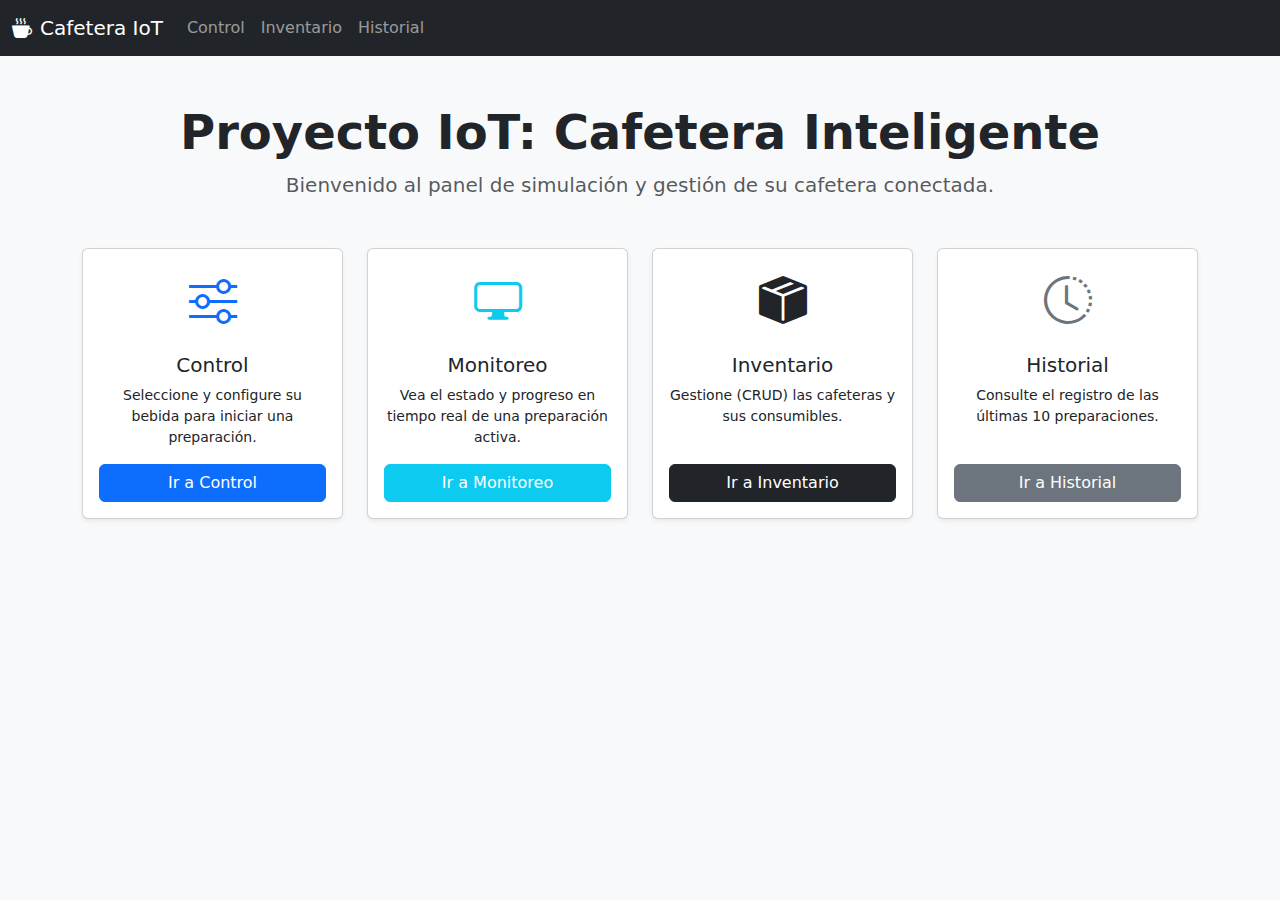
<file: index.html>
<!DOCTYPE html>
<html lang="es">
<head>
    <meta charset="UTF-8">
    <meta name="viewport" content="width=device-width, initial-scale=1.0">
    <title>Inicio - Proyecto Cafetera IoT</title>
    <link href="https://cdn.jsdelivr.net/npm/bootstrap@5.3.2/dist/css/bootstrap.min.css" rel="stylesheet">
    <link rel="stylesheet" href="https://cdn.jsdelivr.net/npm/bootstrap-icons@1.11.1/font/bootstrap-icons.css">
</head>
<body class="bg-light">

    <nav class="navbar navbar-expand-lg navbar-dark bg-dark">
      <div class="container-fluid">
        <a class="navbar-brand active" href="index.html">
            <i class="bi bi-cup-hot-fill me-2"></i>Cafetera IoT
        </a>
        <button class="navbar-toggler" type="button" data-bs-toggle="collapse" data-bs-target="#navbarNav">
          <span class="navbar-toggler-icon"></span>
        </button>
        <div class="collapse navbar-collapse" id="navbarNav">
          <ul class="navbar-nav">
            <li class="nav-item"><a class="nav-link" href="control.html">Control</a></li>
            <li class="nav-item"><a class="nav-link" href="inventario.html">Inventario</a></li>
            <li class="nav-item"><a class="nav-link" href="historial.html">Historial</a></li>
          </ul>
        </div>
      </div>
    </nav>

    <div class="container my-5">
        <div class="text-center mb-5">
            <h1 class="display-5 fw-bold">Proyecto IoT: Cafetera Inteligente</h1>
            <p class="lead text-muted">Bienvenido al panel de simulación y gestión de su cafetera conectada.</p>
        </div>
        <div class="row g-4">
            <div class="col-md-6 col-lg-3"><div class="card h-100 shadow-sm text-center"><div class="card-body d-flex flex-column justify-content-center"><i class="bi bi-sliders text-primary" style="font-size: 3rem;"></i><h5 class="card-title mt-3">Control</h5><p class="card-text small">Seleccione y configure su bebida para iniciar una preparación.</p><a href="control.html" class="btn btn-primary mt-auto">Ir a Control</a></div></div></div>
            <div class="col-md-6 col-lg-3"><div class="card h-100 shadow-sm text-center"><div class="card-body d-flex flex-column justify-content-center"><i class="bi bi-display text-info" style="font-size: 3rem;"></i><h5 class="card-title mt-3">Monitoreo</h5><p class="card-text small">Vea el estado y progreso en tiempo real de una preparación activa.</p><a href="monitoreo.html" class="btn btn-info text-white mt-auto">Ir a Monitoreo</a></div></div></div>
            <div class="col-md-6 col-lg-3"><div class="card h-100 shadow-sm text-center"><div class="card-body d-flex flex-column justify-content-center"><i class="bi bi-box-seam-fill text-dark" style="font-size: 3rem;"></i><h5 class="card-title mt-3">Inventario</h5><p class="card-text small">Gestione (CRUD) las cafeteras y sus consumibles.</p><a href="inventario.html" class="btn btn-dark mt-auto">Ir a Inventario</a></div></div></div>
            <div class="col-md-6 col-lg-3"><div class="card h-100 shadow-sm text-center"><div class="card-body d-flex flex-column justify-content-center"><i class="bi bi-clock-history text-secondary" style="font-size: 3rem;"></i><h5 class="card-title mt-3">Historial</h5><p class="card-text small">Consulte el registro de las últimas 10 preparaciones.</p><a href="historial.html" class="btn btn-secondary mt-auto">Ir a Historial</a></div></div></div>
        </div>
    </div>
    <script src="https://cdn.jsdelivr.net/npm/bootstrap@5.3.2/dist/js/bootstrap.bundle.min.js"></script>
</body>
</html>
</file>
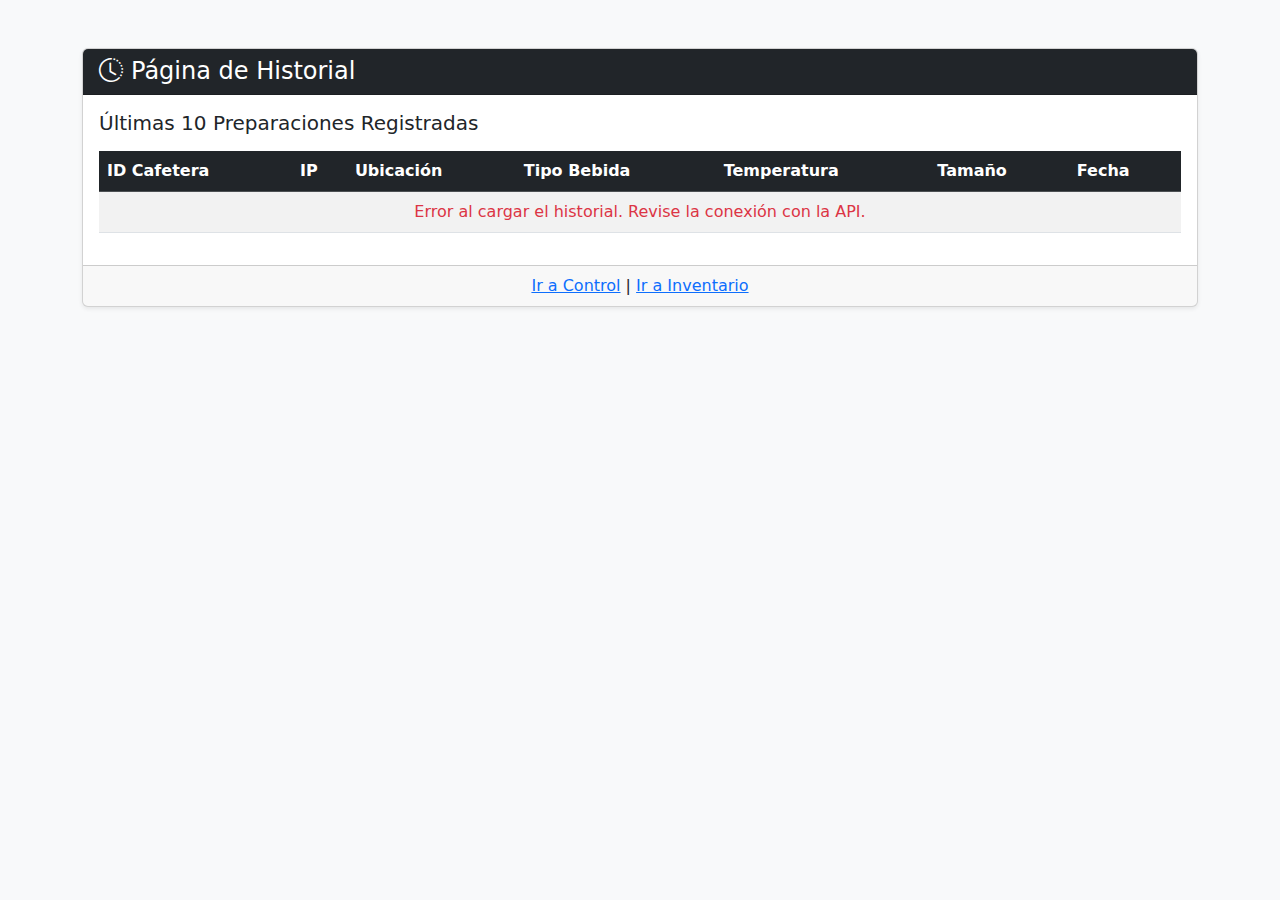
<file: historial.html>
<!DOCTYPE html>
<html lang="es">
<head>
    <meta charset="UTF-8">
    <meta name="viewport" content="width=device-width, initial-scale=1.0">
    <title>Historial de Preparaciones</title>
    <link href="https://cdn.jsdelivr.net/npm/bootstrap@5.3.2/dist/css/bootstrap.min.css" rel="stylesheet">
    <link rel="stylesheet" href="https://cdn.jsdelivr.net/npm/bootstrap-icons@1.11.1/font/bootstrap-icons.css">
</head>
<body class="bg-light">

    <div class="container mt-5">
        <div class="card shadow-sm">
            <div class="card-header bg-dark text-white">
                <h1 class="h4 mb-0"><i class="bi bi-clock-history me-2"></i>Página de Historial</h1>
            </div>
            <div class="card-body">
                <h2 class="h5 mb-3">Últimas 10 Preparaciones Registradas</h2>
                <div class="table-responsive">
                    <table class="table table-striped table-hover">
                        <thead class="table-dark">
                            <tr>
                                <th>ID Cafetera</th>
                                <th>IP</th>
                                <th>Ubicación</th>
                                <th>Tipo Bebida</th>
                                <th>Temperatura</th>
                                <th>Tamaño</th>
                                <th>Fecha</th>
                            </tr>
                        </thead>
                        <tbody id="historialTableBody">
                            <tr>
                                <td colspan="7" class="text-center">
                                    <div class="spinner-border spinner-border-sm" role="status">
                                        <span class="visually-hidden">Cargando...</span>
                                    </div>
                                    Cargando historial...
                                </td>
                            </tr>
                        </tbody>
                    </table>
                </div>
            </div>
            <div class="card-footer text-center">
                <a href="control.html">Ir a Control</a> | <a href="inventario.html">Ir a Inventario</a>
            </div>
        </div>
    </div>

    <script src="js/config.js"></script>
    <script src="js/historial.js"></script>
</body>
</html>
</file>
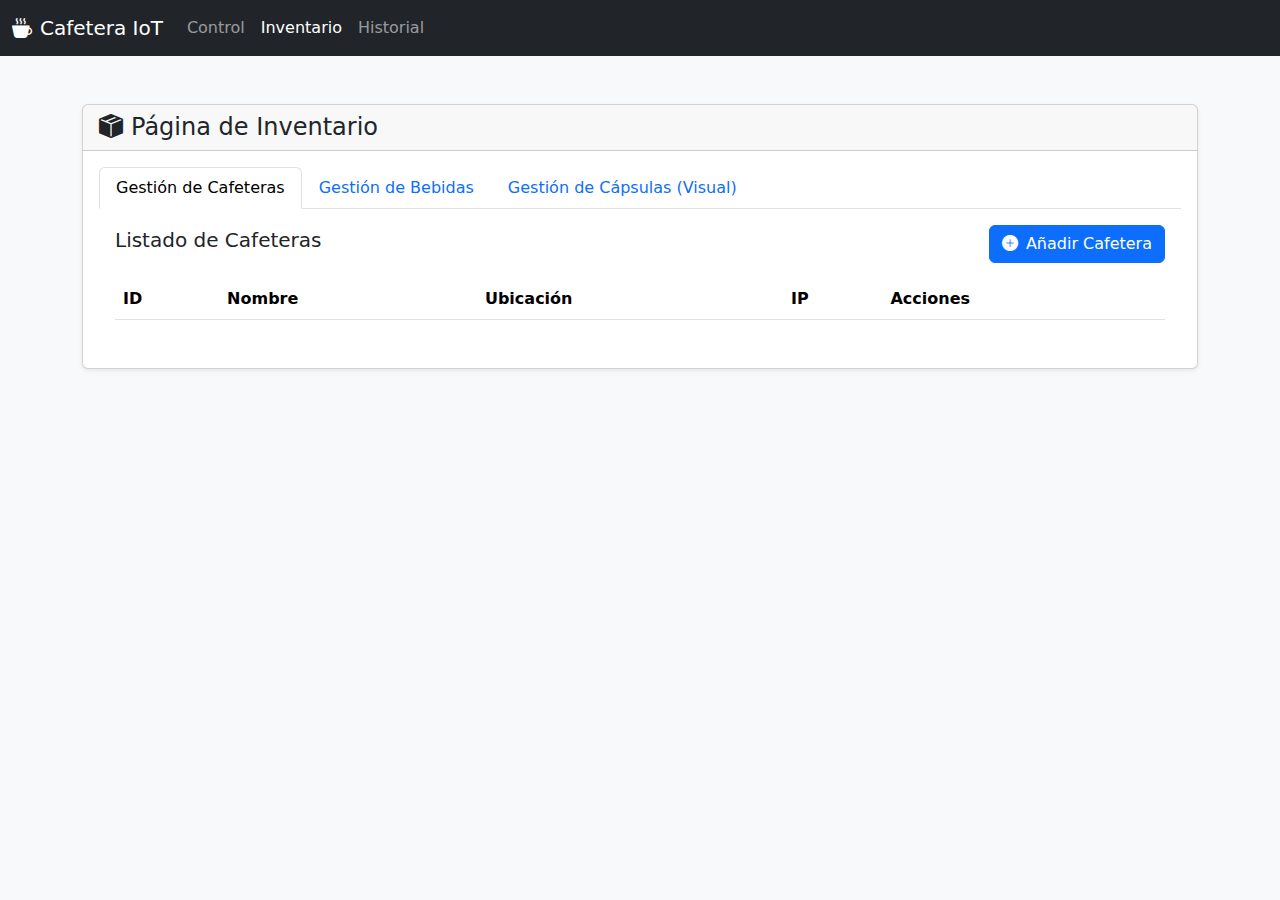
<file: inventario.html>
<!DOCTYPE html>
<html lang="es">
<head>
    <meta charset="UTF-8">
    <meta name="viewport" content="width=device-width, initial-scale=1.0">
    <title>Inventario</title>
    <link href="https://cdn.jsdelivr.net/npm/bootstrap@5.3.2/dist/css/bootstrap.min.css" rel="stylesheet">
    <link rel="stylesheet" href="https://cdn.jsdelivr.net/npm/bootstrap-icons@1.11.1/font/bootstrap-icons.css">
</head>
<body class="bg-light">
    <nav class="navbar navbar-expand-lg navbar-dark bg-dark">
      <div class="container-fluid">
        <a class="navbar-brand" href="index.html"><i class="bi bi-cup-hot-fill me-2"></i>Cafetera IoT</a>
        <button class="navbar-toggler" type="button" data-bs-toggle="collapse" data-bs-target="#navbarNav"><span class="navbar-toggler-icon"></span></button>
        <div class="collapse navbar-collapse" id="navbarNav">
          <ul class="navbar-nav">
            <li class="nav-item"><a class="nav-link" href="control.html">Control</a></li>
            <li class="nav-item"><a class="nav-link active" href="inventario.html">Inventario</a></li>
            <li class="nav-item"><a class="nav-link" href="historial.html">Historial</a></li>
          </ul>
        </div>
      </div>
    </nav>
    <div class="container mt-5">
        <div class="card shadow-sm">
            <div class="card-header"><h1 class="h4 mb-0"><i class="bi bi-box-seam-fill me-2"></i>Página de Inventario</h1></div>
            <div class="card-body">
                <ul class="nav nav-tabs" id="inventarioTabs" role="tablist">
                    <li class="nav-item" role="presentation"><button class="nav-link active" id="cafeteras-tab" data-bs-toggle="tab" data-bs-target="#cafeteras-content">Gestión de Cafeteras</button></li>
                    <li class="nav-item" role="presentation"><button class="nav-link" id="bebidas-tab" data-bs-toggle="tab" data-bs-target="#bebidas-content">Gestión de Bebidas</button></li>
                    <li class="nav-item" role="presentation"><button class="nav-link" id="capsulas-tab" data-bs-toggle="tab" data-bs-target="#capsulas-content">Gestión de Cápsulas (Visual)</button></li>
                </ul>
                <div class="tab-content" id="inventarioTabsContent">
                    <div class="tab-pane fade show active p-3" id="cafeteras-content" role="tabpanel">
                        <div class="d-flex justify-content-between align-items-center mb-3">
                            <h2 class="h5">Listado de Cafeteras</h2>
                            <button class="btn btn-primary" id="btnAnadirCafetera" data-bs-toggle="modal" data-bs-target="#cafeteraModal">
                                <i class="bi bi-plus-circle-fill me-2"></i>Añadir Cafetera
                            </button>
                        </div>
                        <div class="table-responsive">
                            <table class="table table-striped table-hover">
                                <thead>
                                    <tr><th>ID</th><th>Nombre</th><th>Ubicación</th><th>IP</th><th>Acciones</th></tr>
                                </thead>
                                <tbody id="cafeterasTableBody"></tbody>
                            </table>
                        </div>
                    </div>
                    <div class="tab-pane fade p-3" id="bebidas-content" role="tabpanel">
    <h2 class="h5 mb-3">Añadir o Editar Receta de Bebida</h2>
    <form id="formBebida" class="row g-3">
        <div class="col-md-4">
            <label for="bebidaNombre" class="form-label">Nombre</label>
            <input type="text" class="form-control" id="bebidaNombre" placeholder="Ej: CORTADO" required>
        </div>
        <div class="col-md-3">
            <label for="porcentajeCafe" class="form-label">Café (%)</label>
            <input type="number" class="form-control" id="porcentajeCafe" value="100" min="0" max="100" required>
        </div>
        <div class="col-md-3">
            <label for="porcentajeLeche" class="form-label">Leche (%)</label>
            <input type="number" class="form-control" id="porcentajeLeche" value="0" min="0" max="100" required>
        </div>
        <div class="col-md-2 d-flex align-items-end">
            <button type="submit" class="btn btn-primary w-100">Añadir</button>
        </div>
    </form>
    <hr>
    <h2 class="h5 mt-4">Recetas Disponibles</h2>
    <ul class="list-group" id="bebidasList">
        </ul>
</div>    
                    <div class="tab-pane fade p-3" id="capsulas-content" role="tabpanel">
                        <h2 class="h5 mb-3">Añadir Cápsulas al Inventario Visual</h2>
<form id="formCapsulas" class="row g-3 align-items-end">
    <div class="col-md-5">
        <label for="capsulaCafeteraSelect" class="form-label">Cafetera</label>
        <select id="capsulaCafeteraSelect" class="form-select" required></select>
    </div>
    <div class="col-md-5">
        <label for="capsulaTipo" class="form-label">Tipo de Café</label>
        <select id="capsulaTipo" class="form-select" required></select>
    </div>
    <div class="col-md-2 d-grid">
        <button type="submit" class="btn btn-success">Añadir</button>
    </div>
</form>
                        <hr>
                        <h2 class="h5 mt-4">Inventario Actual</h2>
                        <div class="table-responsive">
                            <table class="table">
                                <thead>
                                    <tr><th>Ubicación Cafetera</th><th>Tipo de Café</th></tr>
                                </thead>
                                <tbody id="capsulasTableBody"></tbody>
                            </table>
                        </div>
                    </div>
                </div>
            </div>
        </div>
    </div>
    <div class="modal fade" id="cafeteraModal" tabindex="-1">
        <div class="modal-dialog">
            <div class="modal-content">
                <div class="modal-header">
                    <h5 class="modal-title" id="modalTitle">Añadir Nueva Cafetera</h5>
                    <button type="button" class="btn-close" data-bs-dismiss="modal"></button>
                </div>
                <div class="modal-body">
                    <form id="formCafetera">
                        <input type="hidden" id="cafeteraId">
                        <div class="mb-3">
                            <label for="cafeteraNombre" class="form-label">Nombre</label>
                            <input type="text" class="form-control" id="cafeteraNombre" required>
                        </div>
                        <div class="mb-3">
                            <label for="cafeteraUbicacion" class="form-label">Ubicación</label>
                            <input type="text" class="form-control" id="cafeteraUbicacion" required>
                        </div>
                        <div class="mb-3">
                            <label for="cafeteraIp" class="form-label">Dirección IP</label>
                            <input type="text" class="form-control" id="cafeteraIp" placeholder="Ej: 192.168.1.100" required>
                        </div>
                        <div class="modal-footer">
                            <button type="button" class="btn btn-secondary" data-bs-dismiss="modal">Cancelar</button>
                            <button type="submit" class="btn btn-primary" id="btnGuardar">Guardar Cafetera</button>
                        </div>
                    </form>
                </div>
            </div>
        </div>
    </div>
    <script src="https://cdn.jsdelivr.net/npm/bootstrap@5.3.2/dist/js/bootstrap.bundle.min.js"></script>
    <script src="js/config.js"></script>
    <script src="js/inventario.js"></script>
</body>
</html>
</file>
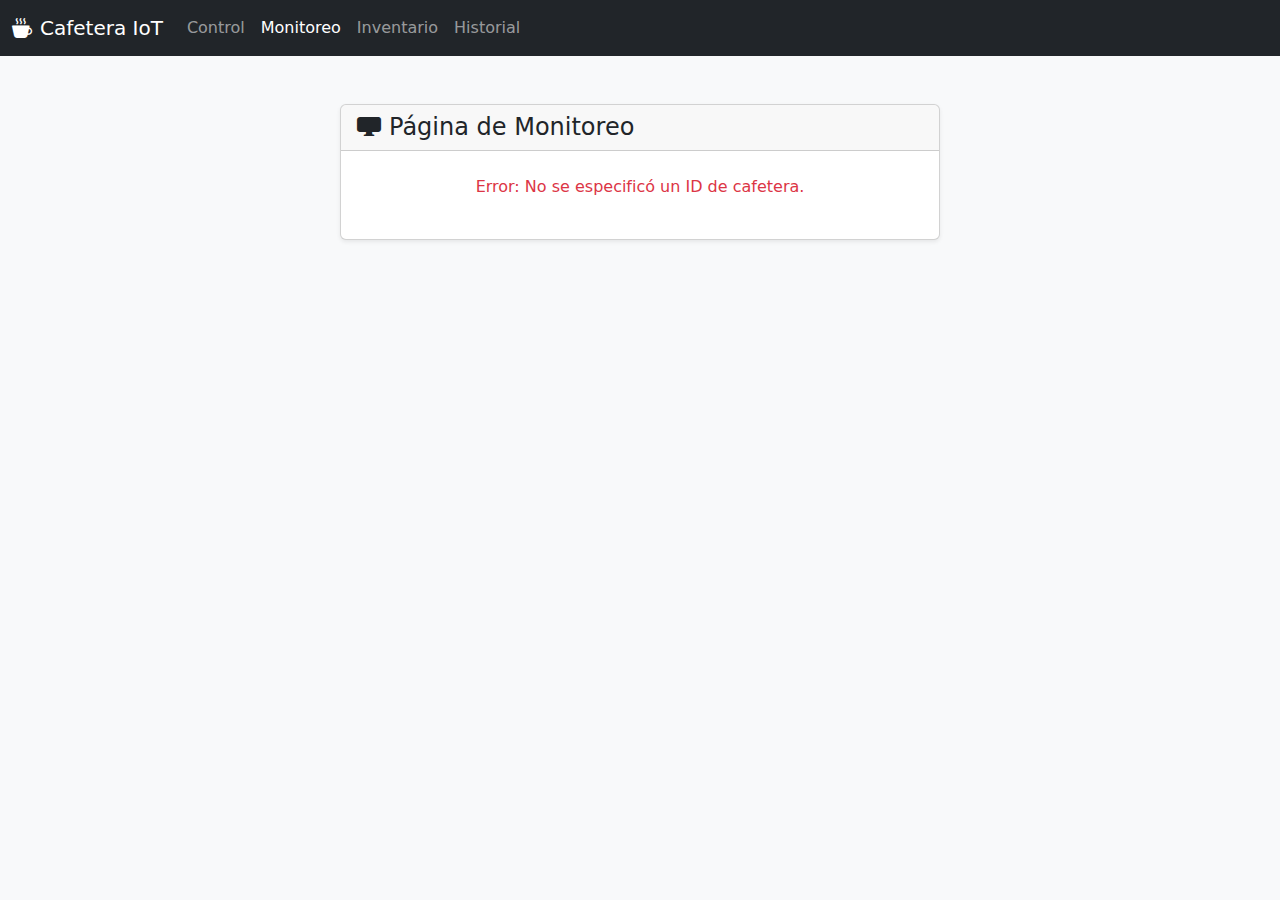
<file: monitoreo.html>
<!DOCTYPE html>
<html lang="es">
<head>
    <meta charset="UTF-8">
    <meta name="viewport" content="width=device-width, initial-scale=1.0">
    <title>Monitoreo de Preparación</title>
    <link href="https://cdn.jsdelivr.net/npm/bootstrap@5.3.2/dist/css/bootstrap.min.css" rel="stylesheet">
    <link rel="stylesheet" href="https://cdn.jsdelivr.net/npm/bootstrap-icons@1.11.1/font/bootstrap-icons.css">
    <link rel="stylesheet" href="css/style.css">
</head>
<body class="bg-light">

    <nav class="navbar navbar-expand-lg navbar-dark bg-dark">
      <div class="container-fluid">
        <a class="navbar-brand" href="index.html"><i class="bi bi-cup-hot-fill me-2"></i>Cafetera IoT</a>
        <button class="navbar-toggler" type="button" data-bs-toggle="collapse" data-bs-target="#navbarNav"><span class="navbar-toggler-icon"></span></button>
        <div class="collapse navbar-collapse" id="navbarNav">
          <ul class="navbar-nav">
            <li class="nav-item"><a class="nav-link" href="control.html">Control</a></li>
            <li class="nav-item"><a class="nav-link active" href="monitoreo.html">Monitoreo</a></li>
            <li class="nav-item"><a class="nav-link" href="inventario.html">Inventario</a></li>
            <li class="nav-item"><a class="nav-link" href="historial.html">Historial</a></li>
          </ul>
        </div>
      </div>
    </nav>

    <div class="container mt-5">
        <div class="card shadow-sm mx-auto" style="max-width: 600px;">
            <div class="card-header">
                <h1 class="h4 mb-0"><i class="bi bi-display-fill me-2"></i>Página de Monitoreo</h1>
            </div>
            <div class="card-body p-4">
                <div id="loadingState" class="text-center">
                    <div class="spinner-border text-primary" role="status"><span class="visually-hidden">Cargando...</span></div>
                    <p class="mt-2">Obteniendo estado de la cafetera...</p>
                </div>
                <div id="monitoringContent" class="d-none">
                    <h2 id="cafeteraTitle" class="h5 border-bottom pb-2 mb-3">Monitoreando: ...</h2>
                    <div class="d-flex justify-content-between align-items-center">
                        <span class="badge bg-secondary" id="statusBadge">INACTIVO</span>
                        <div class="text-muted small">Última actualización: <span id="lastUpdated">--:--:--</span></div>
                    </div>
                    <div class="progress my-3" style="height: 25px;">
                        <div id="progressBar" class="progress-bar progress-bar-striped progress-bar-animated" role="progressbar" style="width: 0%;">0%</div>
                    </div>
                    <div class="text-center small text-muted mb-3" id="beverageDetails">Preparando: -</div>
                    <div class="coffee-cup-container">
                        <div class="coffee-cup">
                            <div class="cup-body">
                                <div class="liquid" id="liquid"></div>
                                <div class="surface-waves" id="waves"></div>
                            </div>
                            <div class="cup-handle"></div>
                            <div class="steam" id="steam">
                                <div class="steam-line"></div><div class="steam-line"></div><div class="steam-line"></div>
                            </div>
                        </div>
                    </div>
                    
                    <div id="alertSection" class="alert alert-warning d-none d-flex align-items-center" role="alert">
                        <i class="bi bi-exclamation-triangle-fill me-2"></i>
                        <span id="alertMessage" class="flex-grow-1"></span>
                        <button id="continueBtn" class="btn btn-primary btn-sm ms-3">Continuar</button>
                    </div>

                </div>
            </div>
        </div>
    </div>
    
    <script src="https://cdn.jsdelivr.net/npm/bootstrap@5.3.2/dist/js/bootstrap.bundle.min.js"></script>
    <script src="js/config.js"></script>
    <script src="js/monitoreo.js"></script>
</body>
</html>
</file>
<file: css/style.css>
/* --- Estilos para la Taza Interactiva --- */
.coffee-cup-container {
  display: flex;
  justify-content: center;
  align-items: center;
  margin-bottom: 1rem;
  height: 250px; /* Altura fija para el contenedor */
}

.coffee-cup {
  position: relative;
  width: 200px;
  height: 240px;
}

.cup-body {
  width: 160px;
  height: 200px;
  background: #f8f9fa; /* Color claro que combine con Bootstrap */
  border-radius: 0 0 80px 80px;
  position: relative;
  overflow: hidden;
  box-shadow: inset 0 10px 20px rgba(0, 0, 0, 0.1), 0 10px 30px rgba(0, 0, 0, 0.1);
  border: 4px solid #dee2e6; /* Borde sutil */
}

.liquid {
  position: absolute;
  bottom: 0;
  left: 0;
  right: 0;
  background: linear-gradient(145deg, #a05a2c 0%, #654321 100%); /* Gradiente para el café */
  border-radius: 0 0 76px 76px;
  transition: all 1.5s cubic-bezier(0.4, 0, 0.2, 1); /* Transición más lenta y suave */
  height: 0%; /* Inicia vacío */
  box-shadow: 0 -5px 15px rgba(0, 0, 0, 0.2);
}

.surface-waves {
  position: absolute;
  top: -2px;
  left: 0;
  right: 0;
  height: 4px;
  background: rgba(255, 255, 255, 0.3);
  border-radius: 50%;
  animation: waves 2s ease-in-out infinite;
  display: none; /* Oculto por defecto */
}

.cup-handle {
  position: absolute;
  right: -30px;
  top: 60px;
  width: 40px;
  height: 80px;
  border: 8px solid #dee2e6;
  border-left: none;
  border-radius: 0 40px 40px 0;
}

.steam {
  position: absolute;
  top: -40px;
  left: 50%;
  transform: translateX(-50%);
  width: 60px;
  height: 40px;
  display: none; /* Oculto por defecto */
}

.steam-line {
  position: absolute;
  width: 3px;
  height: 30px;
  background: rgba(150, 150, 150, 0.6);
  border-radius: 50px;
  animation: steam 3s ease-in-out infinite;
}

.steam-line:nth-child(1) { left: 20px; animation-delay: 0s; }
.steam-line:nth-child(2) { left: 30px; animation-delay: 0.5s; }
.steam-line:nth-child(3) { left: 40px; animation-delay: 1s; }


/* --- Animaciones --- */
@keyframes waves {
  0%, 100% { transform: scaleX(1); opacity: 0.7; }
  50% { transform: scaleX(1.1); opacity: 1; }
}

@keyframes steam {
  0% { opacity: 0.8; transform: translateY(0) rotate(0deg); }
  50% { opacity: 0.4; transform: translateY(-10px) rotate(5deg); }
  100% { opacity: 0; transform: translateY(-20px) rotate(-5deg); }
}
</file>
